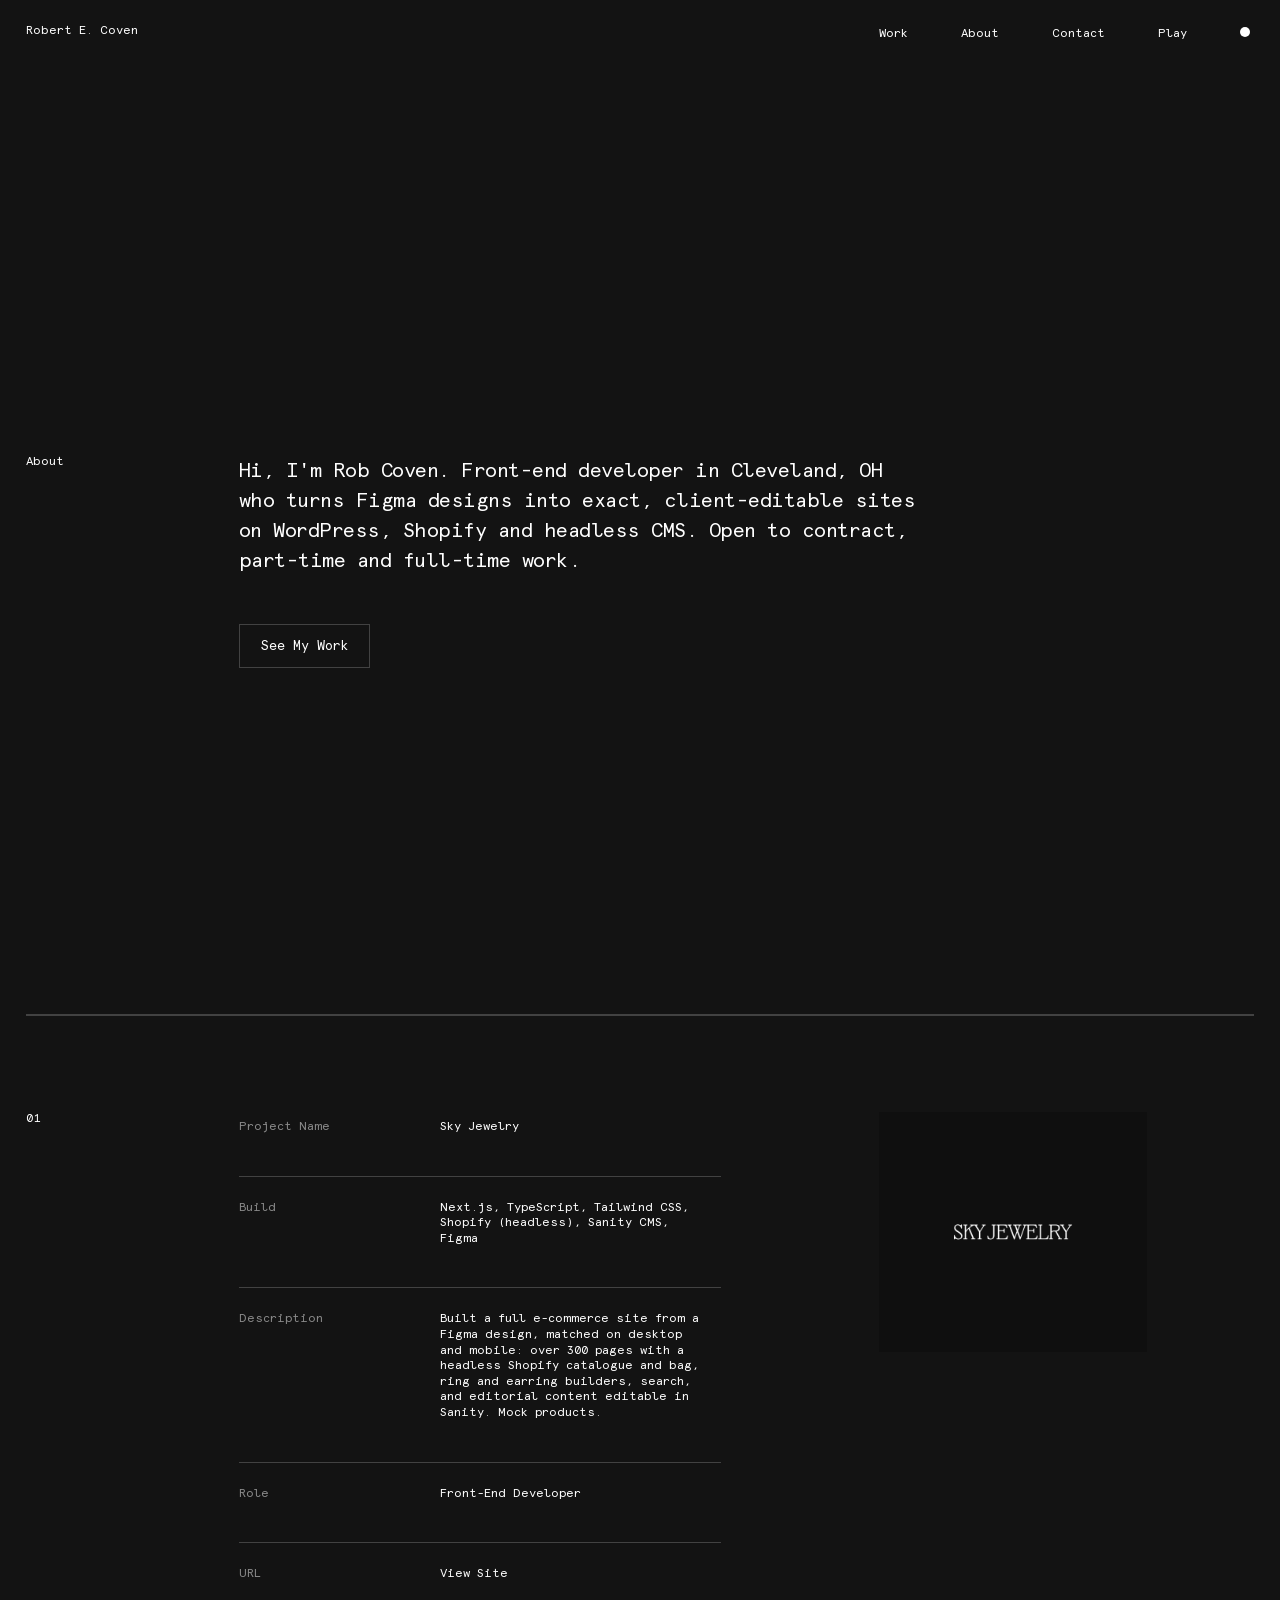
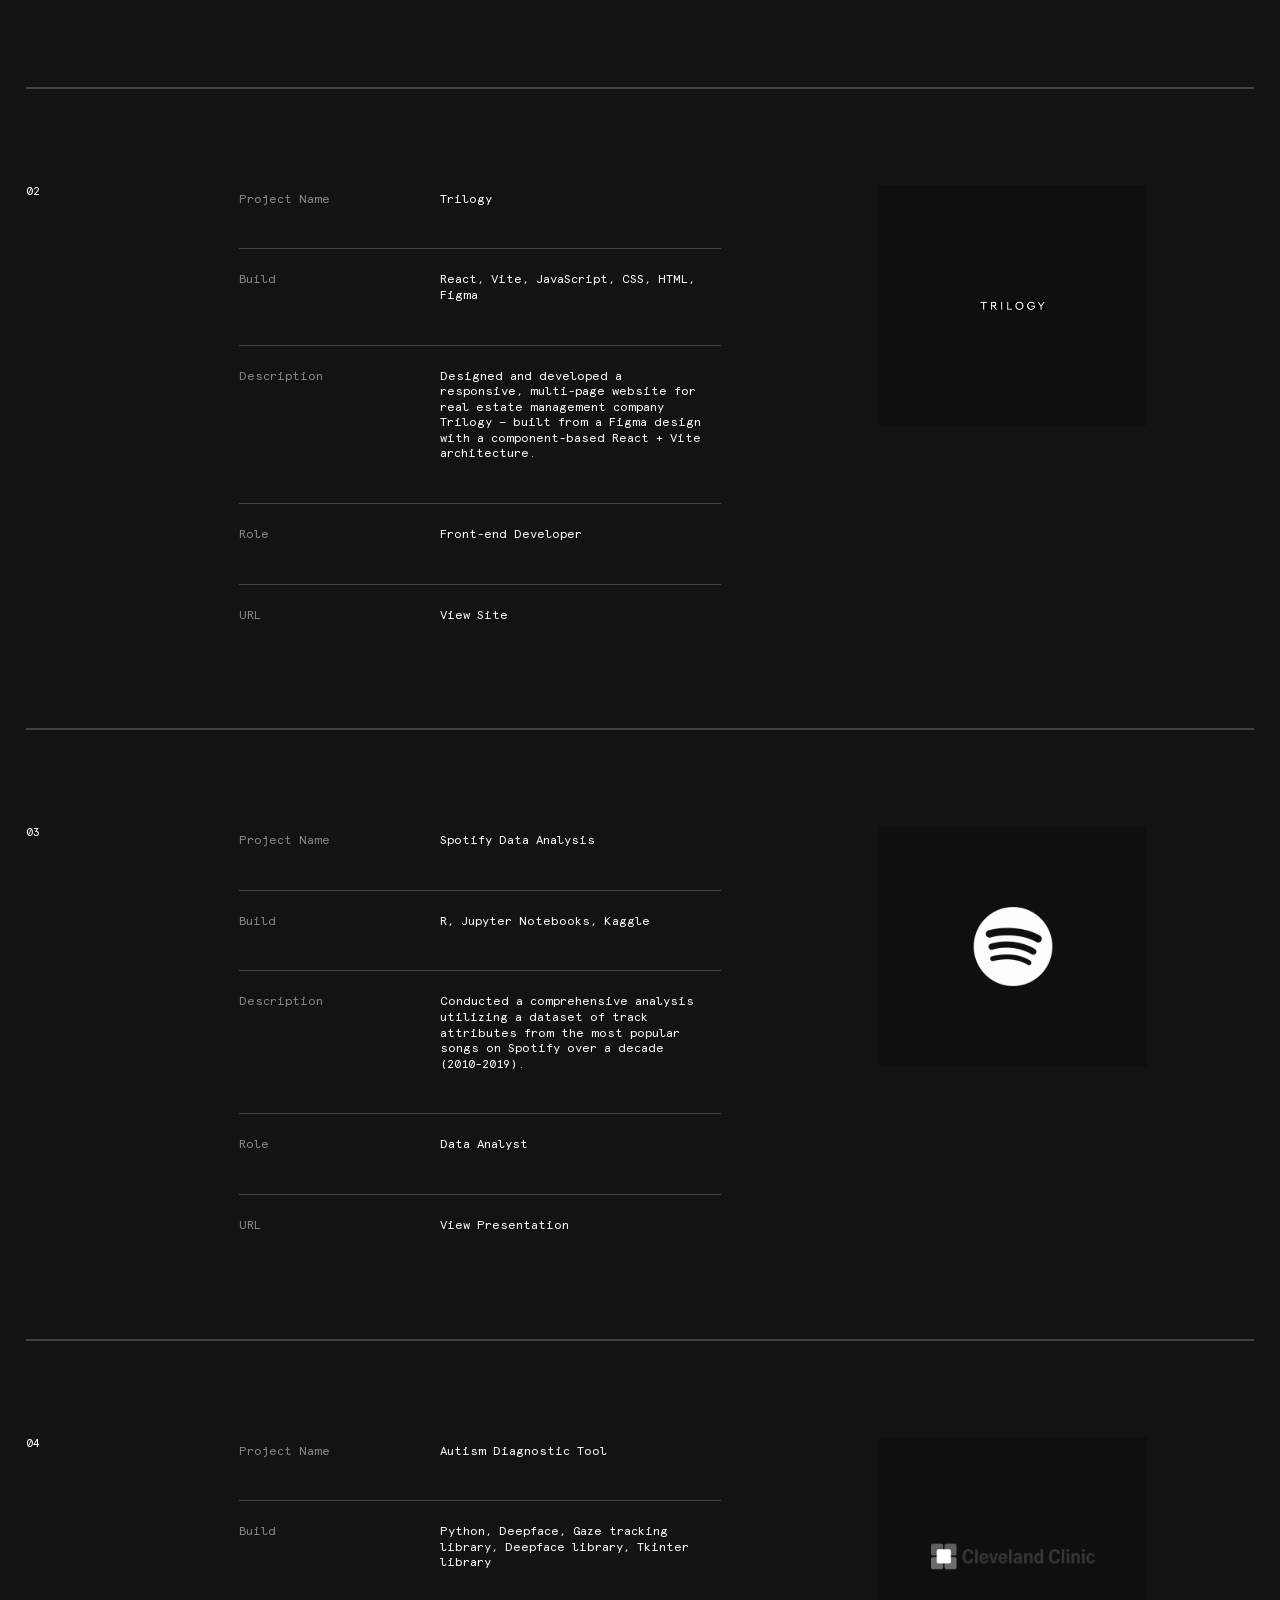
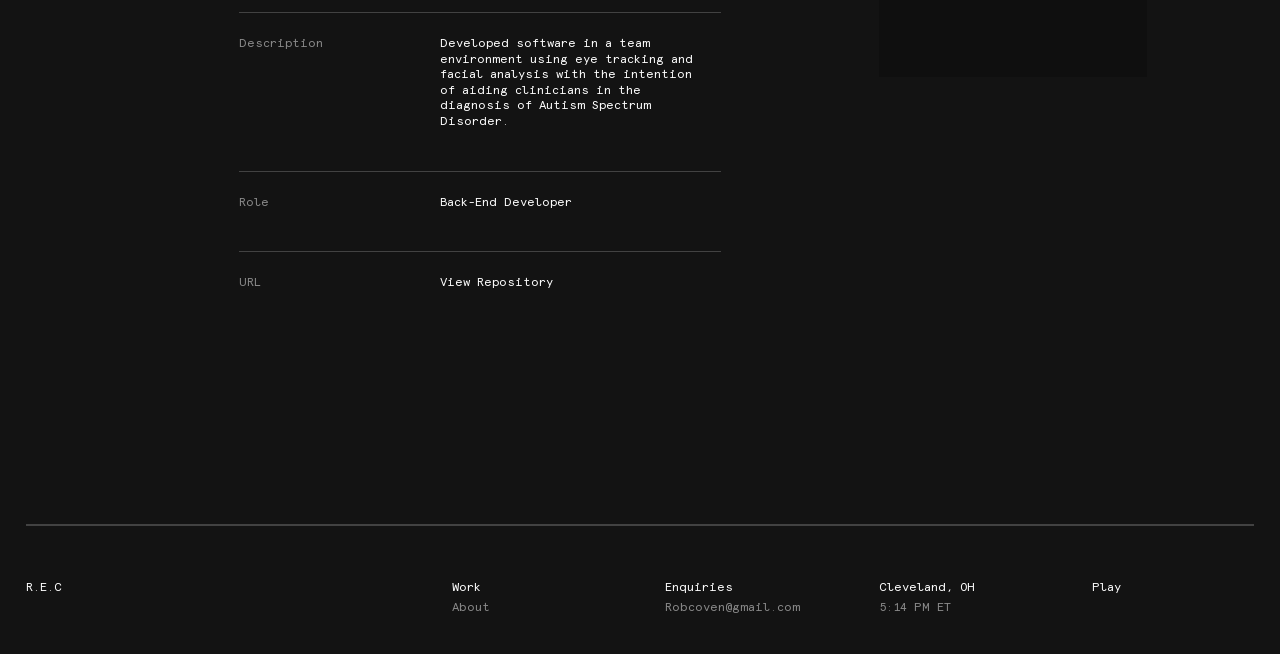
<file: index.html>
<!DOCTYPE html>
<html lang="en">
  <head>
    <meta charset="UTF-8">
    <meta name="viewport" content="width=device-width, initial-scale=1.0">
    <meta http-equiv="X-UA-Compatible" content="ie=edge">
    <title>Rob Coven | Front-End Developer</title>
    <meta name="description" content="Rob Coven is a Front-end developer in Cleveland, OH who turns Figma designs into exact, client-editable sites on WordPress, Shopify and headless CMS. Open to contract, part-time and full-time work.">
    <meta property="og:title" content="Rob Coven | Front-End Developer">
    <meta property="og:description" content="Front-end developer who turns Figma designs into exact, client-editable sites on WordPress, Shopify and headless CMS. Open to contract, part-time and full-time work.">
    <link rel="stylesheet" href="./simple-grid.css">
    <link rel="stylesheet" href="./style.css">
    <link rel="icon" href="./favicon.ico" type="image/x-icon">
  </head>
  <body>
        <div class="container">
            <div class="nav row">
                <div class="col-8 h-name">
                    <a class="nav-items" href="./index.html">Robert E. Coven</a>
                </div>

                <div class="col-9-12 flex-nav">
                    <div><a class="nav-links" href="index.html#work-section">Work</a></div>
                    <div><a class="nav-links" href="about.html">About</a></div>
                    <div><a class="nav-links" href="mailto:Robcoven@gmail.com">Contact</a></div>
                    <div><a class="nav-links" href="play.html">Play</a></div>
                    <button type="button" class="ball-drop" aria-label="Drop a ball"></button>
                </div>
                <button type="button" class="ball-drop" aria-label="Drop a ball"></button>
                <div class="ham-menu">
                    <span class="bar"></span>
                    <span class="bar"></span>
                </div>
            </div>

            <div class="mobile-menu">
                <div class="ham-display">
                    <div class="ham-links">
                        <a class="nav-links mobile-hc" href="index.html#work-section">Work</a>
                        <a class="nav-links mobile-hc" href="about.html">About</a>
                        <a class="nav-links mobile-hc" href="mailto:Robcoven@gmail.com">Contact</a>
                        <a class="nav-links mobile-hc" href="play.html">Play</a>
                    </div>


                </div>

                <div class="ham-footer">
                    <div class="container-left">
                        <a class="mobile-label mobile-hc" href="index.html">R.E.C</a>
                    </div>
                    <div class="container-right">
                        <span class="mobile-label">Enquiries</span>
                        <a class="label-text opac-5" href="mailto:Robcoven@gmail.com">Robcoven@gmail.com</a> 
                    </div>
                </div>
            </div>
            <div class="about row">
                <div class="col-2">
                    <span class="label-text">About</span>
                </div>
                <div class="col-10">
                    <p class="about-text">Hi, I'm Rob Coven. Front-end developer in Cleveland, OH who turns Figma designs into exact, client-editable sites on WordPress, Shopify and headless CMS. Open to contract, part-time and full-time work.</p>
                    <a href="#work-section"><button class="rm-btn">See My Work</button></a>
                </div>
            </div>
            <div class="row">
                <div class="col-12">
                    <hr class="divider" id="work-section">
                </div>
            </div>
            <div class="project row">
                <div class="col-2">
                    <span class="label-text">01</span>
                </div>
                <div class="col-5">
                    <div class="row project-section">
                        <div class="col-5 opac-5">Project Name</div>
                        <div class="col-7 p-name">Sky Jewelry</div>
                    </div>
                    <div class="row project-section">
                        <div class="col-5 opac-5">Build</div>
                        <div class="col-7 p-name">Next.js, TypeScript, Tailwind CSS, Shopify (headless), Sanity CMS, Figma</div>
                    </div>
                    <div class="row project-section">
                        <div class="col-5 opac-5">Description</div>
                        <div class="col-7 p-name">Built a full e-commerce site from a Figma design, matched on desktop and mobile: over 300 pages with a headless Shopify catalogue and bag, ring and earring builders, search, and editorial content editable in Sanity. Mock products.</div>
                    </div>
                    <div class="row project-section">
                        <div class="col-5 opac-5">Role</div>
                        <div class="col-7 p-name">Front-End Developer</div>
                    </div>
                    <div class="row project-section">
                        <div class="col-5 opac-5">URL</div>
                        <div class="col-7 p-name"><a class="label-text" href="https://robcvn.github.io/sky-jewelry/">View Site</a></div>
                    </div>
                </div>
                <div class="col-1"></div>
                <div class="col-3">
                    <img class="project-img" src="./Sky.png" alt="Sky Jewelry image">
                </div>
            </div>
            <div class="row">
                <div class="col-12">
                    <hr class="divider">
                </div>
            </div>
            <div class="project row">
                <div class="col-2">
                    <span class="label-text">02</span>
                </div>
                <div class="col-5">
                    <div class="row project-section">
                        <div class="col-5 opac-5">Project Name</div>
                        <div class="col-7 p-name">Trilogy</div>
                    </div>
                    <div class="row project-section">
                        <div class="col-5 opac-5">Build</div>
                        <div class="col-7 p-name">React, Vite, JavaScript, CSS, HTML, Figma</div>
                    </div>
                    <div class="row project-section">
                        <div class="col-5 opac-5">Description</div>
                        <div class="col-7 p-name">Designed and developed a responsive, multi-page website for real estate management company Trilogy — built from a Figma design with a component-based React + Vite architecture.</div>
                    </div>
                    <div class="row project-section">
                        <div class="col-5 opac-5">Role</div>
                        <div class="col-7 p-name">Front-end Developer</div>
                    </div>
                    <div class="row project-section">
                        <div class="col-5 opac-5">URL</div>
                        <div class="col-7 p-name"><a class="label-text" href="https://robcvn.github.io/Trilogy/">View Site</a></div>
                    </div>
                </div>
                <div class="col-1"></div>
                <div class="col-3">
                    <img class="project-img" src="./trilogy-project-img.png" alt="trilogy image">
                </div>
            </div>
            <div class="row">
                <div class="col-12">
                    <hr class="divider">
                </div>
            </div>
            <div class="project row">
                <div class="col-2">
                    <span class="label-text">03</span>
                </div>
                <div class="col-5">
                    <div class="row project-section">
                        <div class="col-5 opac-5">Project Name</div>
                        <div class="col-7 p-name">Spotify Data Analysis</div>
                    </div>
                    <div class="row project-section">
                        <div class="col-5 opac-5">Build</div>
                        <div class="col-7 p-name">R, Jupyter Notebooks, Kaggle</div>
                    </div>
                    <div class="row project-section">
                        <div class="col-5 opac-5">Description</div>
                        <div class="col-7 p-name">Conducted a comprehensive analysis utilizing a dataset of track attributes from the most popular songs on Spotify over a decade (2010-2019).</div>
                    </div>
                    <div class="row project-section">
                        <div class="col-5 opac-5">Role</div>
                        <div class="col-7 p-name">Data Analyst</div>
                    </div>
                    <div class="row project-section">
                        <div class="col-5 opac-5">URL</div>
                        <div class="col-7 p-name"><a class="label-text" href="./data-analysis-presentation.pdf">View Presentation</a></div>
                    </div>
                </div>
                <div class="col-1"></div>
                <div class="col-3">
                    <img class="project-img" src="./Spotify.png" alt="Spotify image">
                </div>
            </div>
            <div class="row">
                <div class="col-12">
                    <hr class="divider">
                </div>
            </div>
            <div class="project row last-project">
                <div class="col-2">
                    <span class="label-text">04</span>
                </div>
                <div class="col-5">
                    <div class="row project-section">
                        <div class="col-5 opac-5">Project Name</div>
                        <div class="col-7 p-name">Autism Diagnostic Tool</div>
                    </div>
                    <div class="row project-section">
                        <div class="col-5 opac-5">Build</div>
                        <div class="col-7 p-name">Python, Deepface, Gaze tracking library, Deepface library, Tkinter library</div>
                    </div>
                    <div class="row project-section">
                        <div class="col-5 opac-5">Description</div>
                        <div class="col-7 p-name">Developed software in a team environment using eye tracking and facial analysis with the intention of aiding clinicians in the diagnosis of Autism Spectrum Disorder.</div>
                    </div>
                    <div class="row project-section">
                        <div class="col-5 opac-5">Role</div>
                        <div class="col-7 p-name">Back-End Developer</div>
                    </div>
                    <div class="row project-section">
                        <div class="col-5 opac-5">URL</div>
                        <div class="col-7 p-name"><a class="label-text" href="https://github.com/Robcvn/Capstone-Project">View Repository</a></div>
                    </div>
                </div>
                <div class="col-1"></div>
                <div class="col-3">
                    <img class="project-img" src="./Clinic.png" alt="cle clinic image">
                </div>
            </div>
            <div class="row">
                <div class="col-12">
                    <hr class="footer-divider">
                </div>
            </div>
            <div class="row mobile-name">
                <div class="col-12">
                    <a class="label-text" href="index.html">R.E.C</a>
                </div>
            </div>
            <div class="row footer-links">
                <div class="col-6">
                    <a class="label-text" href="index.html#work-section">Work</a>
                    <a class="label-text opac-5" href="about.html">About</a>  
                </div>
                <div class="col-6">
                    <span class="label-text">Enquiries</span>
                    <a class="label-text opac-5" href="mailto:Robcoven@gmail.com">Robcoven@gmail.com</a>
                </div>
            </div>
            <div class="row footer">
                <div class="col-4">
                    <a class="label-text footer-name" href="index.html">R.E.C</a>
                </div>
                <div class="col-2">
                    <a class="f-label" href="index.html#work-section">Work</a>
                    <a class="label-text opac-5" href="about.html">About</a>
                </div>
                <div class="col-2">
                    <span class="f-label">Enquiries</span>
                    <a class="label-text opac-5" href="mailto:Robcoven@gmail.com">Robcoven@gmail.com</a>
                </div>
                <div class="col-2">
                    <span class="f-label">Cleveland, OH</span>
                    <span class="label-text opac-5" id="live-time"></span>
                </div>
                <div class="col-2">
                    <a class="label-text" href="play.html">Play</a>
                </div>

            </div>           
        </div> 
        <!-- Container End -->

	<script src="index.js"></script>
	<script src="matter.min.js"></script>
	<script src="ball.js"></script>
  </body>
</html>
</file>
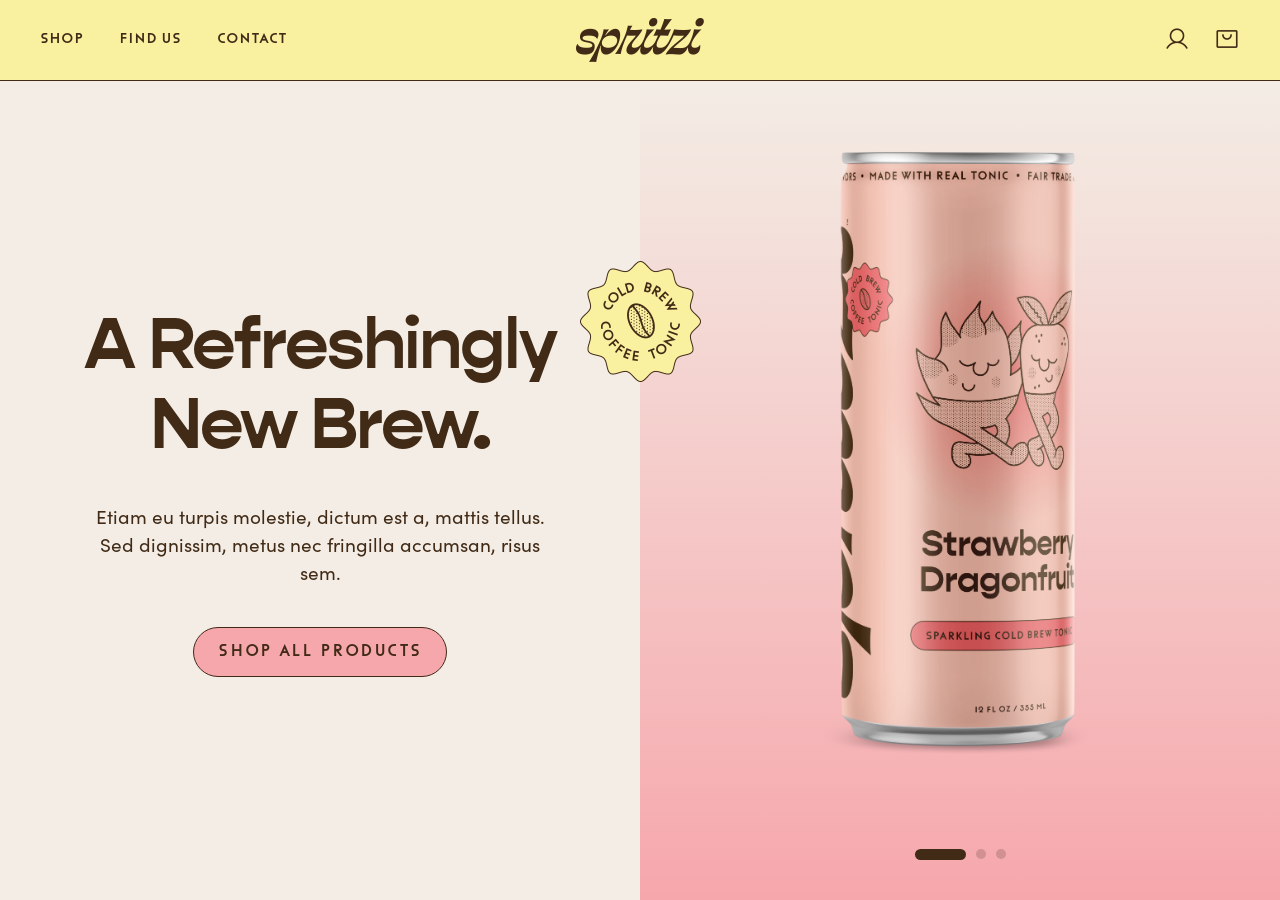
<file: spritzi/index.html>
<!DOCTYPE html>
<html lang="en">
  <head>
    <meta charset="UTF-8">
    <meta name="viewport" content="width=device-width, initial-scale=1.0">
    <meta http-equiv="X-UA-Compatible" content="ie=edge">
    <title>Spritzi</title>
    <link rel="stylesheet" href="style.css">
  </head>
  <body>
    <div class="main-container">
        <div class="nav">
            <div class="ham-menu">
                <span class="bar"></span>
                <span class="bar"></span>
                <span class="bar"></span>
            </div>
            <div class="nav-links-container">
                <a href="#" class="nav-links">Shop</a>
                <a href="#" class="nav-links">Find Us</a>
                <a href="#" class="nav-links">Contact</a>
            </div>
            <div class="logo-container">
                <img src="Spritzi.png" class="logo" alt="">
            </div>
            <div class="nav-icon-container">
                <a href="#"><img src="User.png" class="nav-icon" alt=""></a>
                <a href="#"><img src="ShoppingBag.png" class="nav-icon" alt=""></a>
            </div>
        </div>
        <div class="mobile-menu">
            <div class="ham-display">
                <div class="ham-links">
                    <a href="#" class="mobile-links">Shop</a>
                    <a href="#" class="mobile-links">Find Us</a>
                    <a href="#" class="mobile-links">Contact</a>
                </div>
            </div>
        </div>
        <div class="main-wrapper">
            <div class="left-container">
                <p class="left-header-text">A Refreshingly New Brew.</p>
                <p class="desc-text">Etiam eu turpis molestie, dictum est a, mattis tellus. Sed dignissim, metus nec fringilla accumsan, risus sem.</p>
                <button class="shop-btn">Shop All Products</button> 
            </div>
            <div class="badge-wrapper">
                <img src="Layer_1.png" alt="" class="badge">
            </div>
            <div class="right-container straw-bg">
                <div class="img-container">
                    <img value='1' class='can active-can' src="straw-b.png" alt="">
                    <img value='2' class='can' src="og.png" alt="">
                    <img value='3' class='can' src="grape-f.png" alt="">
                </div>
                <div class="btn-container">
                    <button value='1' class="pag-btn active-btn" onclick="activeBtn(event);canSwap(event);changeBackground(event);"></button>
                    <button value='2' class="pag-btn" onclick="activeBtn(event);canSwap(event);changeBackground(event);"></button>
                    <button value='3' class="pag-btn" onclick="activeBtn(event);canSwap(event);changeBackground(event);"></button>
                </div>
            </div>
        </div>
    </div>
	<script src="index.js"></script>
  </body>
</html>
</file>
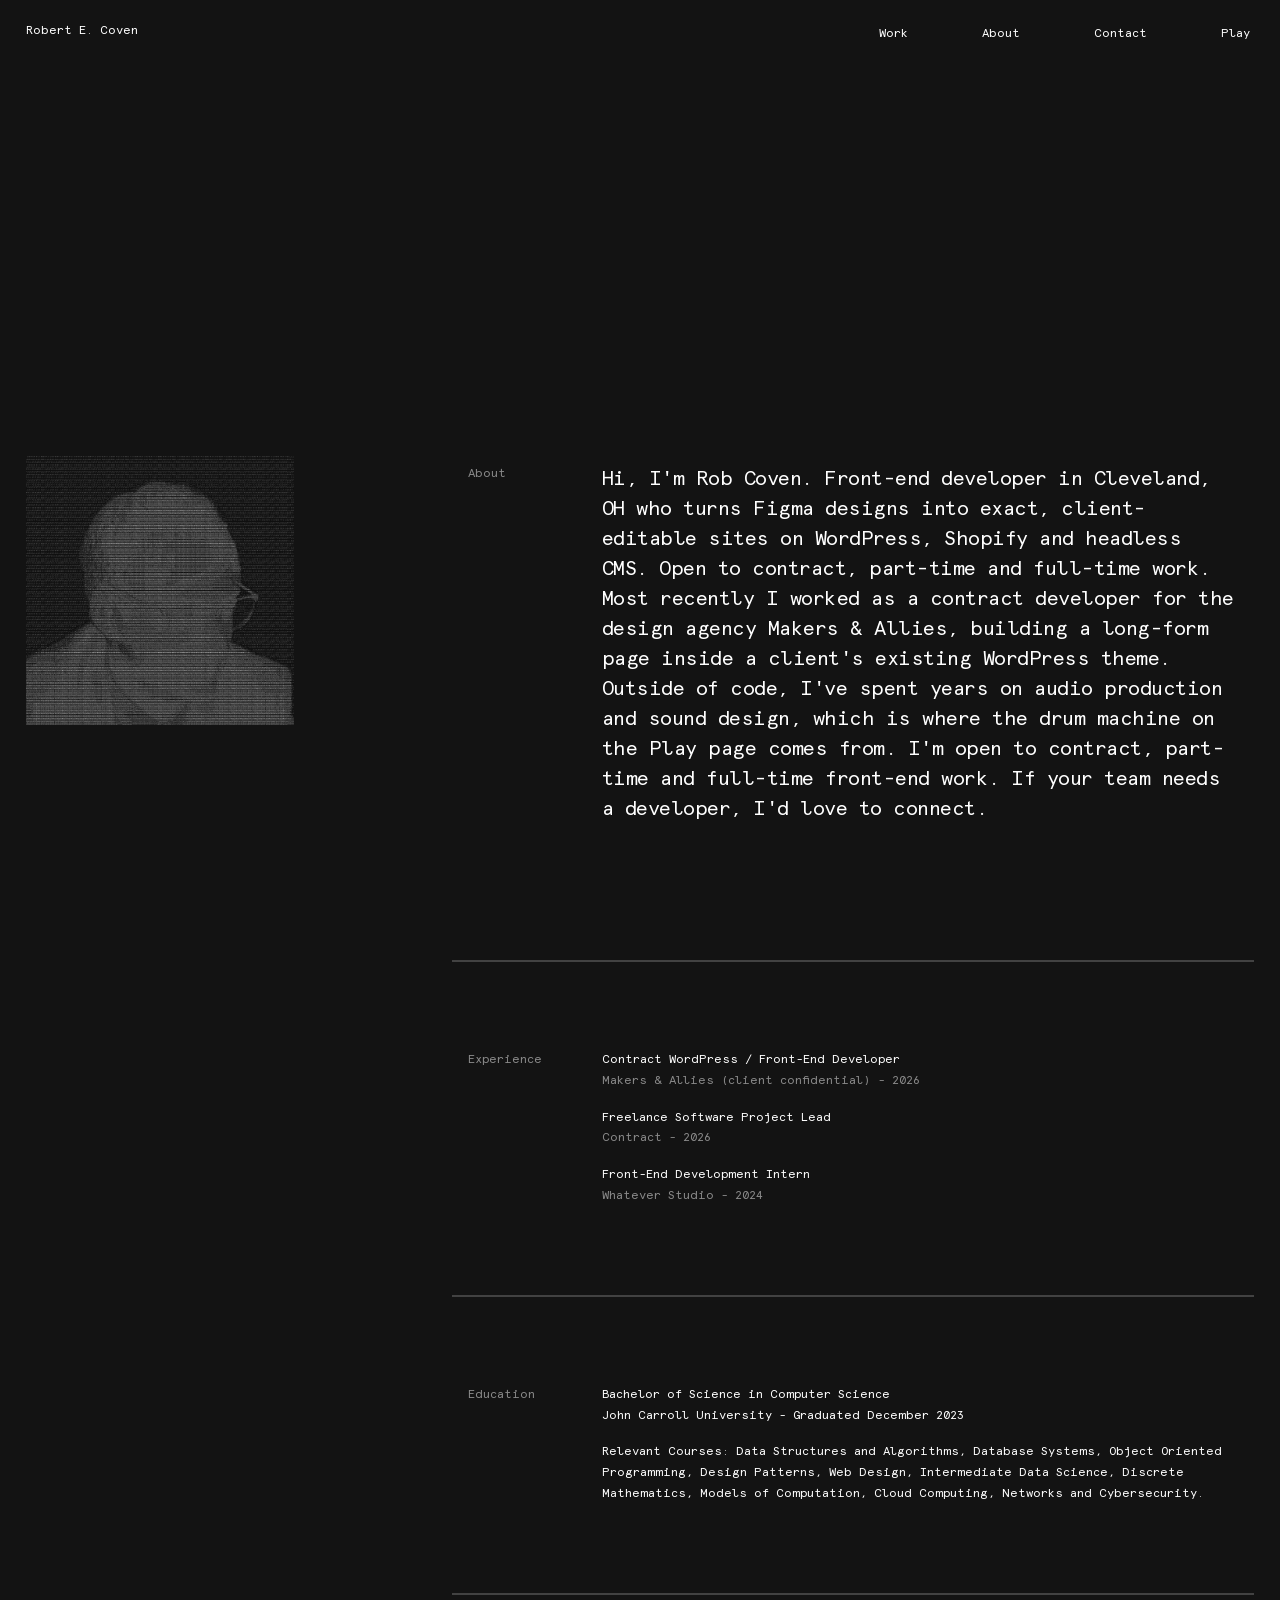
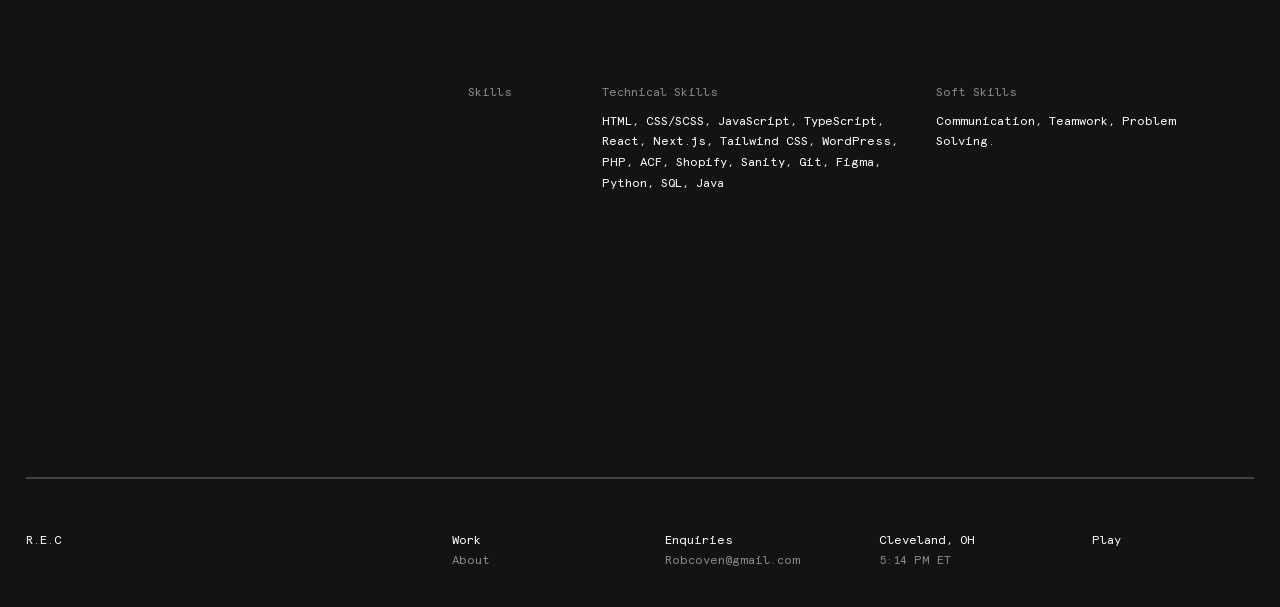
<file: about.html>
<!DOCTYPE html>
<html lang="en">
  <head>
    <meta charset="UTF-8">
    <meta name="viewport" content="width=device-width, initial-scale=1.0">
    <meta http-equiv="X-UA-Compatible" content="ie=edge">
    <title>About | Rob Coven</title>
    <link rel="stylesheet" href="./simple-grid.css">
    <link rel="stylesheet" href="./style.css">
    <link rel="icon" href="./favicon.ico" type="image/x-icon">
  </head>
  <body>
    <div class="container">
        <div class="nav row">
            <div class="col-8 h-name">
                <a class="nav-items" href="index.html">Robert E. Coven</a>
            </div>

            <div class="col-9-12 flex-nav">
                <div><a class="nav-links" href="index.html#work-section">Work</a></div>
                <div><a class="nav-links" href="about.html">About</a></div>
                <div><a class="nav-links" href="mailto:Robcoven@gmail.com">Contact</a></div>
                <div><a class="nav-links" href="play.html">Play</a></div>
            </div>
            <div class="ham-menu">
                <span class="bar"></span>
                <span class="bar"></span>
            </div>
        </div>

        <div class="mobile-menu">
            <div class="ham-display">
                <div class="ham-links">
                    <a class="nav-links mobile-hc" href="index.html#work-section">Work</a>
                    <a class="nav-links mobile-hc" href="about.html">About</a>
                    <a class="nav-links mobile-hc" href="mailto:Robcoven@gmail.com">Contact</a>
                    <a class="nav-links mobile-hc" href="play.html">Play</a>
                </div>


            </div>

            <div class="ham-footer">
                <div class="container-left">
                    <a class="mobile-label mobile-hc" href="index.html">R.E.C</a>
                </div>
                <div class="container-right">
                    <span class="mobile-label">Enquiries</span>
                    <a class="label-text opac-5" href="mailto:Robcoven@gmail.com">Robcoven@gmail.com</a> 
                </div>
            </div>
        </div>

        <div class="about row about-mobile">
            <div class="col-3 about-img-wrapper">
                <img  class="rob-img" src="./rob-1.jpg" alt="">
                <img  class="mobile-img" src="./ascii-rob.png" alt="">
            </div>
            <div class="col-1"></div>
            <div class="col-8">
                <div class="row about-section">
                    <div class="col-2 opac-5">
                        <span class="label-text">About</span>
                    </div>
                    <div class="col-10">
                    <p class="about-text">Hi, I'm Rob Coven. Front-end developer in Cleveland, OH who turns Figma designs into exact, client-editable sites on WordPress, Shopify and headless CMS. Open to contract, part-time and full-time work. Most recently I worked as a contract developer for the design agency Makers &amp; Allies, building a long-form page inside a client's existing WordPress theme. Outside of code, I've spent years on audio production and sound design, which is where the drum machine on the Play page comes from. I'm open to contract, part-time and full-time front-end work. If your team needs a developer, I'd love to connect.</p>
                    </div>
                </div>
                <div class="row">
                    <hr class="divider">
                </div>
                <div class="row about-section">
                    <div class="col-2 opac-5">
                        <span class="label-text">Experience</span>
                    </div>
                    <div class="col-10">
                    <p class="label-text">Contract WordPress / Front-End Developer</p>
                    <p class="label-text opac-5">Makers &amp; Allies (client confidential) - 2026</p>
                    <div class="gpa-wrapper">
                    </div>
                    <p class="label-text">Freelance Software Project Lead</p>
                    <p class="label-text opac-5">Contract - 2026</p>
                    <div class="gpa-wrapper">
                    </div>
                    <p class="label-text">Front-End Development Intern</p>
                    <p class="label-text opac-5">Whatever Studio - 2024</p>
                    </div>
                </div>
                <div class="row">
                    <hr class="divider">
                </div>
                <div class="row about-section">
                    <div class="col-2 opac-5">
                        <span class="label-text">Education</span>
                    </div>
                    <div class="col-10">
                    <p class="label-text">Bachelor of Science in Computer Science</p>
                    <p class="label-text">John Carroll University - Graduated December 2023</p>
                    <div class="gpa-wrapper">
                    </div>
                    <p class="label-text">Relevant Courses: Data Structures and Algorithms, Database Systems, Object Oriented Programming, Design Patterns, Web Design, Intermediate Data Science, Discrete Mathematics, Models of Computation, Cloud Computing, Networks and Cybersecurity.</p>
                    </div>
                </div>
                <div class="row">
                    <hr class="divider">
                </div>
                <div class="row about-section">
                    <div class="col-2 opac-5">
                        <span class="label-text">Skills</span>
                    </div>
                    <div class="col-5">
                    <p class="skill-label opac-5">Technical Skills</p>
                    <p class="label-text">HTML, CSS/SCSS, JavaScript, TypeScript, React, Next.js, Tailwind CSS, WordPress, PHP, ACF, Shopify, Sanity, Git, Figma, Python, SQL, Java</p>
                    </div>
                    <div class="col-5">
                        <p class="skill-label opac-5">Soft Skills</p>
                        <p class="label-text">Communication, Teamwork, Problem Solving.</p>
                        </div>
                </div>
            </div>
        </div>
        <div class="row">
            <div class="col-12">
                <hr class="footer-divider">
            </div>
        </div>
        <div class="row mobile-name">
            <div class="col-12">
                <a class="label-text" href="index.html">R.E.C</a>
            </div>
        </div>
        <div class="row footer-links">
            <div class="col-6">
                <a class="label-text" href="index.html#work-section">Work</a>
                <a class="label-text opac-5" href="about.html">About</a>  
            </div>
            <div class="col-6">
                <span class="label-text">Enquiries</span>
                <a class="label-text opac-5" href="mailto:Robcoven@gmail.com">Robcoven@gmail.com</a>
            </div>
        </div>
        <div class="row footer">
            <div class="col-4">
                <a class="label-text footer-name" href="index.html">R.E.C</a>
            </div>
            <div class="col-2">
                <a class="f-label" href="index.html#work-section">Work</a>
                <a class="label-text opac-5" href="about.html">About</a>
            </div>
            <div class="col-2">
                <span class="f-label">Enquiries</span>
                <a class="label-text opac-5" href="mailto:Robcoven@gmail.com">Robcoven@gmail.com</a>
            </div>
            <div class="col-2">
                <span class="f-label">Cleveland, OH</span>
                <span class="label-text opac-5" id="live-time"></span>
            </div>
            <div class="col-2">
                <a class="label-text" href="play.html">Play</a>
            </div>

        </div>            
    </div>
	<script src="index.js"></script>
  </body>
</html>
</file>
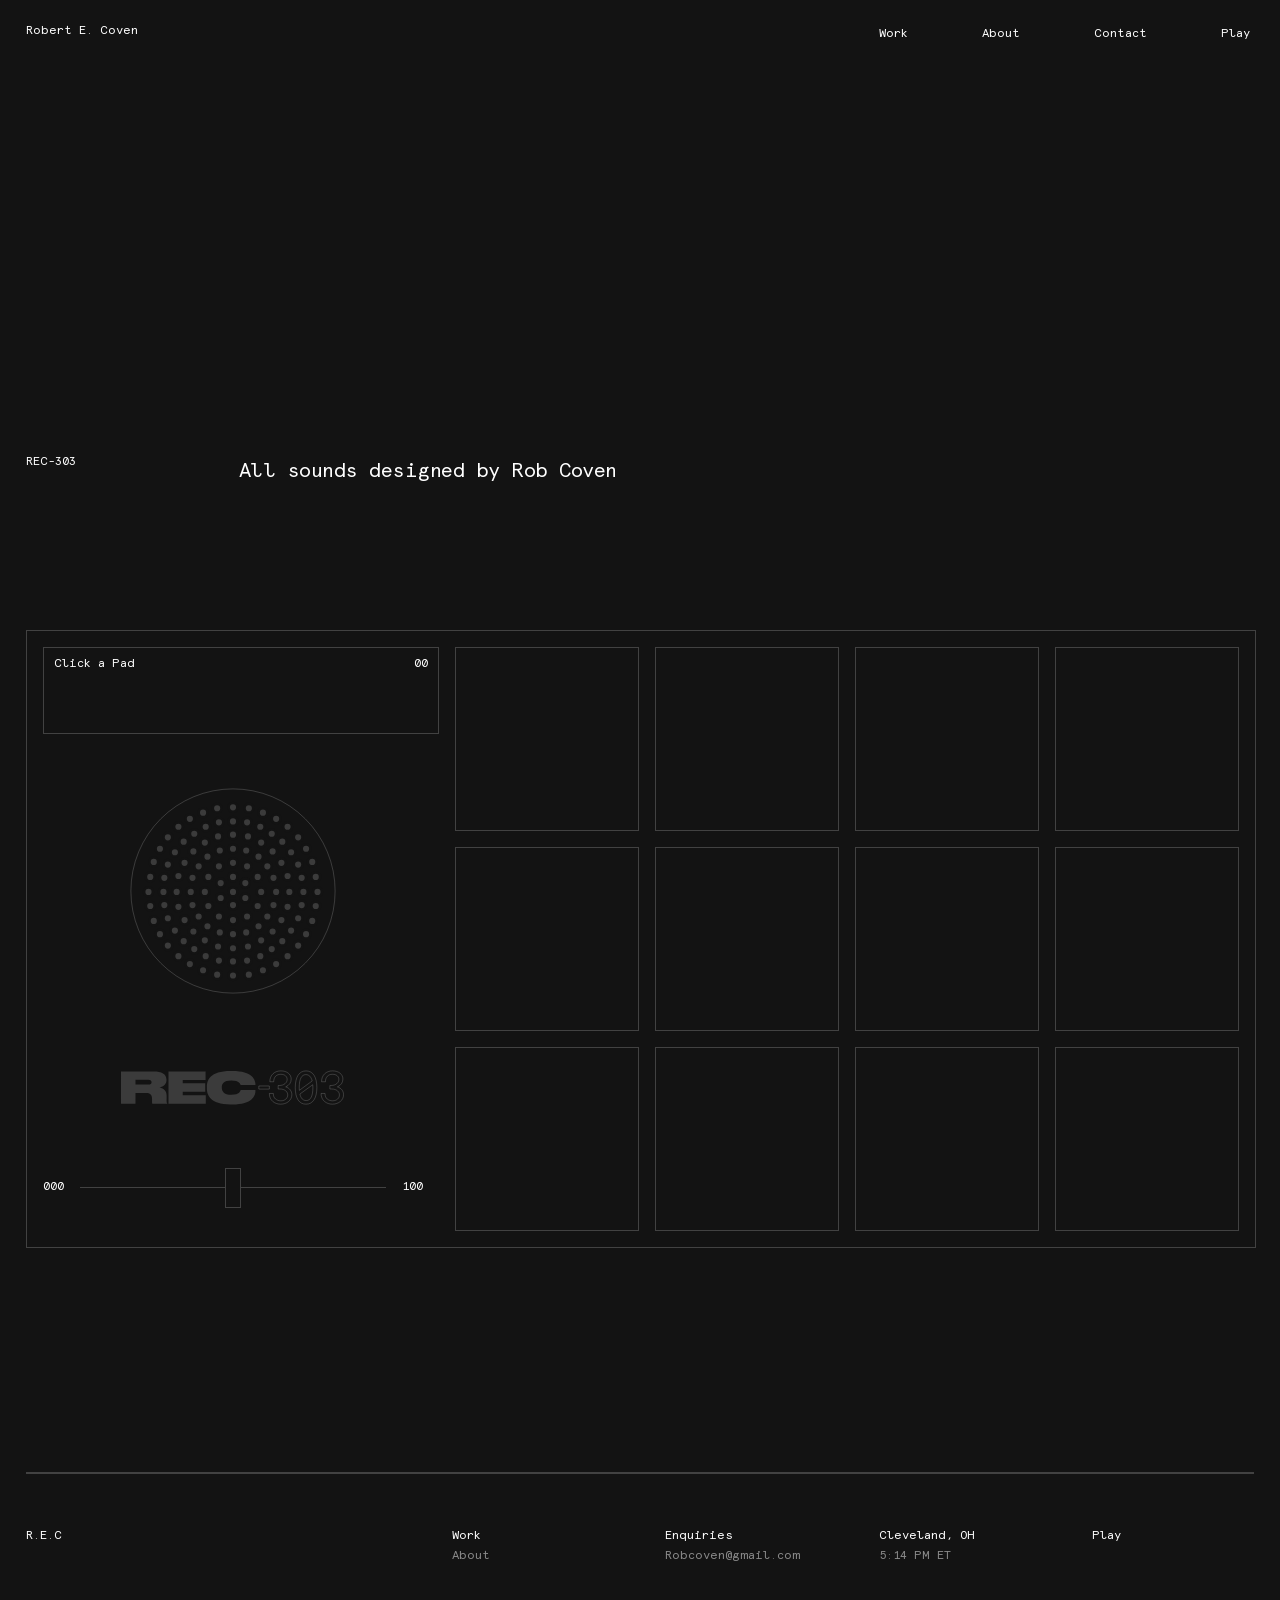
<file: play.html>
<!DOCTYPE html>
<html lang="en">
  <head>
    <meta charset="UTF-8">
    <meta name="viewport" content="width=device-width, initial-scale=1.0">
    <meta http-equiv="X-UA-Compatible" content="ie=edge">
    <title>Robert Coven</title>
    <link rel="stylesheet" href="./simple-grid.css">
    <link rel="stylesheet" href="./style.css">
    <link rel="icon" href="./favicon.ico" type="image/x-icon">
  </head>
  <body>
    <div class="container">
        <div class="nav row">
            <div class="col-8 h-name">
                <a class="nav-items" href="./index.html">Robert E. Coven</a>
            </div>

            <div class="col-9-12 flex-nav">
                <div><a class="nav-links" href="index.html#work-section">Work</a></div>
                <div><a class="nav-links" href="about.html">About</a></div>
                <div><a class="nav-links" href="mailto:Robcoven@gmail.com">Contact</a></div>
                <div><a class="nav-links" href="play.html">Play</a></div>
            </div>
            <div class="ham-menu">
                <span class="bar"></span>
                <span class="bar"></span>
            </div>
        </div>

        <div class="mobile-menu">
            <div class="ham-display">
                <div class="ham-links">
                    <a class="nav-links mobile-hc" href="index.html#work-section">Work</a>
                    <a class="nav-links mobile-hc" href="about.html">About</a>
                    <a class="nav-links mobile-hc" href="mailto:Robcoven@gmail.com">Contact</a>
                    <a class="nav-links mobile-hc" href="play.html">Play</a>
                </div>


            </div>

            <div class="ham-footer">
                <div class="container-left">
                    <a class="mobile-label mobile-hc">R.E.C</a>
                </div>
                <div class="container-right">
                    <span class="mobile-label">Enquiries</span>
                    <a class="label-text opac-5" href="mailto:Robcoven@gmail.com">Robcoven@gmail.com</a> 
                </div>
            </div>
        </div>

        <div class="mpc-about row">
            <div class="col-2">
                <span class="label-text">REC-303</span>
            </div>
            <div class="col-6">
                <p class="about-text">All sounds designed by Rob Coven</p>
            </div>
        </div>
        <div class="row mpc-row">
            <div class="col-12 mpc-container">
                    <div class="mpc-left">
                        <div class="mpc-display">
                            <span class="label-text" id="fileName">Click a Pad</span>
                            <span class="label-text" id="value">00</span>
                        </div>
                        <div class="mpc-leftcontent">
                            <img class="mpc-speaker" src="./speaker.svg" alt="">
                            <img class= "mpc-logo" src="./rec.svg" alt="">
                            <div class="mpc-slider">
                                <span class="mpc-fader-text">000</span>
                                <div class="mpc-divider">
                                    <input type="range" id="volumeSlider" min="0" max="100" value="50" class="mpc-fader">
                                </div>

                                <span class="mpc-fader-text">100</span>

                            </div>
                        </div>
                    </div>
                    <div class="mpc-right">
                        <div class="pad m-pad" value="01"></div>
                        <div class="pad m-pad" value="02"></div>
                        <div class="pad m-pad" value="03"></div>
                        <div class="pad m-pad" value="04"></div>
                        <div class="pad m-pad" value="05"></div>
                        <div class="pad m-pad" value="06"></div>
                        <div class="pad m-pad" value="07"></div>
                        <div class="pad m-pad" value="08"></div>
                        <div class="pad m-pad" value="09"></div>
                        <div class="pad p-desktop" value="10"></div>
                        <div class="pad p-desktop" value="11"></div>
                        <div class="pad p-desktop" value="12"></div>
                    </div>
            </div>
        </div>
        <div class="row">
            <div class="col-12">
                <hr class="footer-divider">
            </div>
        </div>
        <div class="row mobile-name">
            <div class="col-12">
                <a class="label-text" href="index.html">R.E.C</a>
            </div>
        </div>
        <div class="row footer-links">
            <div class="col-6">
                <a class="label-text" href="index.html#work-section">Work</a>
                <a class="label-text opac-5" href="about.html">About</a>  
            </div>
            <div class="col-6">
                <span class="label-text">Enquiries</span>
                <a class="label-text opac-5" href="mailto:Robcoven@gmail.com">Robcoven@gmail.com</a>
            </div>
        </div>
        <div class="row footer">
            <div class="col-4">
                <a class="label-text footer-name" href="index.html">R.E.C</a>
            </div>
            <div class="col-2">
                <a class="f-label" href="index.html#work-section">Work</a>
                <a class="label-text opac-5" href="about.html">About</a>
            </div>
            <div class="col-2">
                <span class="f-label">Enquiries</span>
                <a class="label-text opac-5" href="mailto:Robcoven@gmail.com">Robcoven@gmail.com</a>
            </div>
            <div class="col-2">
                <span class="f-label">Cleveland, OH</span>
                <span class="label-text opac-5" id="live-time"></span>
            </div>
            <div class="col-2">
                <a class="label-text" href="play.html">Play</a>
            </div>

        </div>            
    </div>
	<script src="play.js"></script>
  </body>
</html>
</file>
<file: simple-grid.css>
/**
*** SIMPLE GRID
*** (C) ZACH COLE 2016
**/

@import url(https://fonts.googleapis.com/css?family=Lato:400,300,300italic,400italic,700,700italic);

/* UNIVERSAL */

html,
body {
  height: 100%;
  width: 100%;
  margin: 0;
  padding: 0;
  left: 0;
  top: 0;
  font-size: 100%;
}

/* ROOT FONT STYLES */


/* TYPOGRAPHY */

h1 {
  font-size: 2.5rem;
}

h2 {
  font-size: 2rem;
}

h3 {
  font-size: 1.375rem;
}

h4 {
  font-size: 1.125rem;
}

h5 {
  font-size: 1rem;
}

h6 {
  font-size: 0.875rem;
}

p {
  font-size: 1.125rem;
  font-weight: 200;
  line-height: 1.8;
}

.font-light {
  font-weight: 300;
}

.font-regular {
  font-weight: 400;
}

.font-heavy {
  font-weight: 700;
}

/* POSITIONING */

.left {
  text-align: left;
}

.right {
  text-align: right;
}

.center {
  text-align: center;
  margin-left: auto;
  margin-right: auto;
}

.justify {
  text-align: justify;
}

/* ==== GRID SYSTEM ==== */

.container {
  width: 100%;
  margin-top: 16px;
}

.row {
  position: relative;
  width: 100%;
}

.row [class^="col"] {
  float: left;
  margin: 0.5rem 2%;
  min-height: 0.125rem;
}

.col-1,
.col-2,
.col-3,
.col-4,
.col-5,
.col-6,
.col-7,
.col-8,
.col-9,
.col-10,
.col-11,
.col-12 {
  width: 96%;
}

.col-1-sm {
  width: 4.33%;
}

.col-2-sm {
  width: 12.66%;
}

.col-3-sm {
  width: 21%;
}

.col-4-sm {
  width: 29.33%;
}

.col-5-sm {
  width: 37.66%;
}

.col-6-sm {
  width: 46%;
}

.col-7-sm {
  width: 54.33%;
}

.col-8-sm {
  width: 62.66%;
}

.col-9-sm {
  width: 71%;
}

.col-10-sm {
  width: 79.33%;
}

.col-11-sm {
  width: 87.66%;
}

.col-12-sm {
  width: 96%;
}

.row::after {
	content: "";
	display: table;
	clear: both;
}

.hidden-sm {
  display: none;
}

@media only screen and (min-width: 33.75em) {  /* 540px */
  .container {
    width: 80%;
  }
}

@media only screen and (min-width: 50em) {  /* 800px */
  .col-1 {
    width: 4.33%;
  }

  .col-2 {
    width: 12.66%;
  }

  .col-3 {
    width: 21%;
  }

  .col-4 {
    width: 29.33%;
  }

  .col-5 {
    width: 37.66%;
  }

  .col-6 {
    width: 46%;
  }

  .col-7 {
    width: 54.33%;
  }

  .col-8 {
    width: 62.66%;
  }

  .col-9 {
    width: 71%;
  }

  .col-10 {
    width: 79.33%;
  }

  .col-11 {
    width: 87.66%;
  }

  .col-12 {
    width: 96%;
  }

  .hidden-sm {
    display: block;
  }
}

@media only screen and (min-width: 60em) { /* 960px */
  .container {
    width: 100%;
  }
}
</file>
<file: style.css>
html, body, div, span, applet, object, iframe,
h1, h2, h3, h4, h5, h6, p, blockquote, pre,
a, abbr, acronym, address, big, cite, code,
del, dfn, em, img, ins, kbd, q, s, samp,
small, strike, strong, sub, sup, tt, var,
b, u, i, center,
dl, dt, dd, ol, ul, li,
fieldset, form, label, legend,
table, caption, tbody, tfoot, thead, tr, th, td,
article, aside, canvas, details, embed, 
figure, figcaption, footer, header, hgroup, 
menu, nav, output, ruby, section, summary,
time, mark, audio, video {
	margin: 0;
	padding: 0;
	border: 0;
	font-size: 100%;
	font: inherit;
	vertical-align: baseline;
}
/* HTML5 display-role reset for older browsers */
article, aside, details, figcaption, figure, 
footer, header, hgroup, menu, nav, section {
	display: block;
}
body {
	line-height: 1;
}
ol, ul {
	list-style: none;
}
blockquote, q {
	quotes: none;
}
blockquote:before, blockquote:after,
q:before, q:after {
	content: '';
	content: none;
}
table {
	border-collapse: collapse;
	border-spacing: 0;
}

/*End of Reset*/

@font-face {
    font-family: "ApercuMonoProRegular";
    src: url(ApercuMonoProRegular.ttf);
  }


body {
    background-color: #131313;
}


/* The 16px gap above the nav moves from the container into the nav,
   so the bar keeps the same spacing when it sticks to the top. */
.container {
    margin-top: 0;
}

.nav {
    width: 100%;
    position: sticky;
    top: 0;
    z-index: 1000;
    padding-top: 16px;
    background-color: #131313;
}

#work-section {
    scroll-margin-top: 64px;
}

a {
    text-decoration: none;
}

a:visited {
    color: #FFFF;
}

li {
    list-style-type: none;
}

.nav-items {
    font-family: "ApercuMonoProRegular";
    color: #FFFF;
}

.nav-links {
    font-family: "ApercuMonoProRegular";
    color: #FFFF;
    font-size: 12px;
}

.h-name {
    font-size: 12px;
}

.label-text {
    font-family: "ApercuMonoProRegular";
    color: #FFFF;
    font-size: 12px;
    display: block;
}

.footer-links .label-text {
    margin-bottom: 8px;
}

.about {
    margin-top: 400px;
    margin-bottom: 250px;
}

.mpc-about {
    margin-top: 400px;
    margin-bottom: 80px;
}

.about-text {
    font-family: "ApercuMonoProRegular";
    color: #FFFF;
    font-size: 20px;
    max-width: 688px;
    line-height: 150%;
    margin-bottom: 48px;
    letter-spacing: -0.5px;
}




.rm-btn {
    background-color: #131313;
    border: 1px solid rgb(255,255,255,0.2);
    font-family: "ApercuMonoProRegular";
    color: #FFFF;
    padding: 14px 20px;
    
}

.rm-btn:hover {
    background: limegreen;
    color: #131313;
    transition: all 0.3s ease;
    cursor: pointer;
}

a:hover {
    color: limegreen;
    transition: all 0.3s ease;
    cursor: pointer;
}

.divider {
    margin: 80px 0px;
    border: 1px solid rgb(255,255,255,0.2);
}

.section-label {
    font-family: "ApercuMonoProRegular";
    color: rgb(255,255,255,0.5);
}

.project.row {
    font-family: "ApercuMonoProRegular";
    color: #FFFF;
    font-size: 12px;
    line-height: 130%;

}


.last-project {
    margin-bottom: 200px;
}
.opac-5 {
    opacity: .5;

}

.project-section:not(:last-child) {
    border-bottom: 1px solid rgb(255,255,255,0.2);
    padding-bottom: 32px;
}

.project-section:not(:first-child) {
    padding-top: 16px;
}

.project-section .col-5 {
    margin-left: 0;
}



.project-img {
    width: 100%;
}


.footer-divider {
    border: 1px solid rgb(255,255,255,0.2);
}

.footer {
    padding-bottom: 32px;
    padding-top: 32px;
}

.flex-nav {
    display: flex;
    justify-content: space-between;
    width: 29%;
    max-width: 600px;
}

.ball-drop {
    padding: 0;
    margin: 0;
    border: 0;
    background: none;
    cursor: pointer;
}

.ball-drop::before {
    content: "";
    display: block;
    width: 10px;
    height: 10px;
    border-radius: 50%;
    background-color: #fff;
}

.flex-nav .ball-drop {
    align-self: center;
}

.nav > .ball-drop {
    display: none;
}

.ball-drop-ink {
    position: fixed;
    top: 0;
    left: 0;
    z-index: 1002;
    pointer-events: none;
    mix-blend-mode: difference;
}

.ball-drop-ink path {
    fill: #fff;
}

.ball-drop-invert {
    position: fixed;
    top: 0;
    right: 0;
    bottom: 0;
    left: 0;
    z-index: 1002;
    pointer-events: none;
    background-color: #fff;
    mix-blend-mode: difference;
}

.ball-drop-invert.is-easing {
    transition: opacity 0.2s ease;
}

/* While the page is inverted, the limegreen hover gets the inverse colour so it still reads true on screen. */
html.ball-drop-inverted a:hover {
    color: rgb(205, 50, 205);
}

/* A wide-gamut screen does the inversion in its own colour space, so the inverse is taken there. */
@media (color-gamut: p3) {
    html.ball-drop-inverted a:hover {
        color: color(display-p3 0.5975 0.2075 0.6989);
    }
}

.drop-ball {
    position: absolute;
    top: 0;
    left: 0;
    width: 20px;
    height: 20px;
    border-radius: 50%;
    background-color: #fff;
    pointer-events: none;
    z-index: 1001;
    transition: opacity 0.6s ease;
}

.drop-ball.is-fading {
    opacity: 0;
}

.drop-char {
    position: absolute;
    top: 0;
    left: 0;
    margin: 0;
    padding: 0;
    white-space: pre;
    pointer-events: none;
    z-index: 999;
    transform-origin: 50% 50%;
    transition: opacity 0.6s ease;
}

.drop-char.is-returning {
    transition: transform 0.8s ease;
}

::highlight(drop-broken) {
    color: transparent;
}

html.ball-drop-active {
    touch-action: manipulation;
}

/* On touch screens, links and buttons in the page content cannot be tapped while a game is on,
   so a tap meant as a jump lands on the page instead. The header and the menu still work. */
@media (hover: none) and (pointer: coarse) {
    html.ball-drop-active a,
    html.ball-drop-active button {
        pointer-events: none;
    }

    html.ball-drop-active .nav a,
    html.ball-drop-active .nav button,
    html.ball-drop-active .mobile-menu a,
    html.ball-drop-active .mobile-menu button,
    html.ball-drop-active .ball-drop {
        pointer-events: auto;
    }
}

.ham-menu {
    display: none;
}

.ham-display {
    display: flex;
    flex-direction: column;
    align-items: center;
    justify-content: center;
    flex-grow: 11;
    background-color: #131313;
    width: 100%;
    z-index: 1;
}

body.nav-open .ham-display {
    top: 0;
    transition: all 3s ease-in-out;
}

.bar {
    display: block;
    width: 30px;
    height: 1.5px;
    margin: 11px auto;
    border-radius: 50px;
    -webkit-transition: all 0.3s ease-in-out;
    transition: all 0.3s ease-in-out;
    background-color: #ffff;
}


body.nav-open {
    overflow-y: hidden;
}

.mobile-name {
    display: none;
}

.footer-links {
    display: none;
}

.f-label {
    font-family: "ApercuMonoProRegular";
    color: #FFFF;
    font-size: 12px;
    display: block;
    padding-bottom: 8px;
}

.ham-footer {
    display: flex;
    flex-direction: row;
    border-top: 1px solid rgb(255,255,255,0.2);
    margin: 32px 16px;
}

.mobile-menu {
    position: fixed;
    top: -100vh;
    z-index: 100;
    display: flex;
    justify-content: space-between;
    flex-direction: column;
    width: 100%;
    height: 100vh;
    background-color: #131313;
    transition: all 0.5s ease-in-out;
    max-width: 100vw;
}

.mobile-label {
    font-family: "ApercuMonoProRegular";
    color: #FFFF;
    font-size: 12px;
    padding-bottom: 8px;
}

.container-left {
    padding-top: 32px;
    width: 50%;
}

.container-right {
    display: flex;
    padding-top: 32px;
    flex-direction: column;
    width: 50%;
}

.mpc-container {
    display: flex;
    flex-direction: row;
    border: 1px solid rgb(255,255,255,0.2);
}

.mpc-display {
    border: 1px solid rgb(255,255,255,0.2);
    padding-bottom: 106px;
    margin: 16px 0px 0px 16px;
    display: flex;
    flex-direction: row;
    justify-content: space-between;
    padding: 10px;
    height: 16%;
}

.mpc-left {
    display: flex;
    flex-direction: column;
    width: 34%;

}

.mpc-leftcontent {
    display: flex;
    flex-direction: column;
    justify-content: space-between;
    align-items: center;
    height: 100%;
    padding: 13% 0;
}

.mpc-speaker {
    width: 50%;
}

.mpc-logo {
    width: 54%;
}

.mpc-right {
    display: flex;
    flex-flow: row wrap;
    width: 66%;
    margin: 8px;
}


.pad {
    border: 1px solid rgb(255,255,255,0.2);
    flex: 1 0 21%;
    width: 50%;
    margin: 8px;
}

.pad:after {
    content: "";
    display: block;
    padding-bottom: 100%;
}

.pad:hover {
    background-color: rgb(255,255,255,0.2);
    transition: all 0.3s ease;
    cursor: pointer;
}

.pad:focus {
    background-color: rgb(0, 255, 0, 0.2);
    transition: all 0.3s ease;
    cursor: pointer;
}

.mpc-slider {
    display: flex;
    align-items: center;
    flex-direction: row;
    justify-content: center;
    width: 100%;
    position: relative;
}

.mpc-slider .label-text:first-child {
    padding: 0px 16px;
}

.mpc-divider {
    align-items: center;
    position: relative;
    border-top: 1px solid rgb(255,255,255, 0.2);
    width: 100%;
    margin: 6px 0px;
    height: 0;
}

.mpc-fader-text {
    font-family: "ApercuMonoProRegular";
    color: #FFFF;
    font-size: 12px;
    display: block;
    padding: 0px 16px;
    
}

.mpc-fader {
    -webkit-appearance: none;
    width: 100%;
    margin: 0;
    background: transparent;
    position: absolute;
    top: 50%; 
    transform: translateY(-50%);
}

.mpc-fader::-webkit-slider-thumb {
    -webkit-appearance: none;
    appearance: none;
    width: 16px;
    height: 40px;
    background: #131313;
    cursor: pointer;
    border: 1px solid rgb(255,255,255,0.2);
    
}

.mpc-fader::-moz-range-thumb {
    width: 16px;
    height: 40px;
    background: #131313;
    cursor: pointer;
    border: 1px solid rgb(255,255,255,0.2);
    margin: 6px 16px;
}

.mpc-row {
    margin-bottom: 200px;
}

.mpc-display .label-text {
    max-width: 80%;
    overflow-x: hidden;
}
/*  ---------ABOUT PAGE---------- */
.rob-img {
    width: 100%;
    position: relative;
    opacity: 0;
    z-index: 2;
    transition: all 0.3s ease-in-out;
}

.rob-img:hover {
    opacity: 1;
}

.content-spacer {
    height: 120px;
}

.skill-label {
    font-family: "ApercuMonoProRegular";
    color: #FFFF;
    font-size: 12px;
    display: block;
    margin-bottom: 8px;
}

.gpa-wrapper {
    margin: 16px 0px;
}

.about-section {
    line-height: 130%;
}

.mobile-img {
    position: absolute;
    top: 0;
    left: 0;
    width: 100%;
}

.about-img-wrapper {
    position: relative;
}





/*set height of mobile-menu to 100% - (height of nav + footer)
  center the content


/* @media screen and (max-width:900px) {
    .p-name {
        margin-left: 0 !important;
    }

    .ham-menu.active .bar:nth-child(1) {
        transform: translateY(6px) rotate(45deg);
    }
    
    .ham-menu.active .bar:nth-child(2) {
        transform: translateY(-7px) rotate(-45deg);
    }

    .flex-nav {
        display: flex;
        justify-content: space-between;
        width: 35%;
        max-width: 490px;
    }

    .nav-row, .col-9-12 {
        display: none;
    }

    .ham-display.active {
        display: flex;
        flex-direction: column;
        align-content: center;
        background-color: #131313;
        width: 100%;
    }

    .nav-links {
        font-size: 30px;
        padding: 16px 0;
    }

    .footer {
        display: none;
    }

    .footer-name {
        display: block;
    }

    .footer-links {
        display: block;
    }

    .footer-links .col-6 {
        width: 46%;
    }

    

} */

@media screen and (max-width: 800px) {
    .p-name {
        margin-left: 0 !important;
    }

    .h-name {
        z-index: 1000;
        position: relative;
    }

    .nav-row, .col-9-12 {
        display: none;
    }

    .ham-menu {
        display: block;
        position: absolute;
        right: 16px;
        cursor: pointer;
        z-index: 1000;
        top: 16px;
    }

    .nav > .ball-drop {
        display: flex;
        align-items: center;
        justify-content: center;
        position: absolute;
        top: 12px;
        right: 46px;
        width: 44px;
        height: 44px;
        z-index: 1000;
    }

    body.nav-open .nav > .ball-drop {
        display: none;
    }

    .mobile-menu.active {

    }

    .nav-open .mobile-menu 
    {
        top: 0;
    }

    .ham-display.active {
        
    }

    .ham-links {
        display: flex;
        flex-direction: column;
        justify-content: center;
    }

    .ham-footer.active {

    }

    .ham-menu.active .bar:nth-child(1) {
        transform: translateY(6px) rotate(45deg);
    }
    
    .ham-menu.active .bar:nth-child(2) {
        transform: translateY(-6px) rotate(-45deg);
    }

    .nav-links {
        font-size: 12px;
        padding: 16px 0;
    }

    .flex-nav {
        display: flex;
        justify-content: space-between;
        width: 35%;
        max-width: 490px;
    }

    .nav-row, .col-9-12 {
        display: none;
    }

    .nav-links {
        font-size: 30px;
        padding: 16px 0;
    }

    .footer {
        display: none;
    }

    .mobile-name {
        display: block;
        padding-bottom: 32px;
    }

    .footer-links {
        display: block;
    }


    .footer-links .col-6 {
        width: 46%;
    }

    .p-desktop {
        display: none;
    }

    .m-pad {
        border: 1px solid rgb(255, 255, 255, 0.2);
        flex: 1 0 23%;
        width: 50%;
        margin: 8px;
    }

    .pad-active {
        background-color: rgb(255,255,255,0.2);
        transition: all 0.3s ease;
        cursor: pointer;
    }    

    .mpc-container {
        flex-direction: column-reverse;
        align-items: center;
    }

    .mpc-leftcontent {
        flex-direction: column-reverse;
    }

    .mpc-right {
        display: flex;
        flex-flow: row wrap;
        width: 100%;
        margin: 8px;
        flex-grow: 1;
        padding: 0px 8px;
        box-sizing: border-box;
    }

    .mpc-left {
        width: 85%;
    }

    .mpc-display {
        display: none;
    }

    .mpc-speaker {
        display: none;
    }

    .mpc-logo {
        padding-top: 70px;
        width: 65%;
    }

    .mpc-slider {
        margin-top: 40px;
    }

    .mpc-fader {
    }

    .about-mobile {
        margin-top: 228px;
        margin-bottom: 250px;
        display: flex;
        flex-direction: column;
    }

    .rob-img {
        width: 100%;
        opacity: 0.1;
        position: relative;
    }
    .mobile-img {
        display: block;
        width: 100%;
    }

    .about-img-wrapper {
        margin-bottom: 80px !important;
    }
    
}

@media only screen and (min-width: 33.75em){
    .container {
        width: 100%;
    }
}
</file>
<file: spritzi/style.css>
html, body, div, span, applet, object, iframe,
h1, h2, h3, h4, h5, h6, p, blockquote, pre,
a, abbr, acronym, address, big, cite, code,
del, dfn, em, img, ins, kbd, q, s, samp,
small, strike, strong, sub, sup, tt, var,
b, u, i, center,
dl, dt, dd, ol, ul, li,
fieldset, form, label, legend,
table, caption, tbody, tfoot, thead, tr, th, td,
article, aside, canvas, details, embed, 
figure, figcaption, footer, header, hgroup, 
menu, nav, output, ruby, section, summary,
time, mark, audio, video {
	margin: 0;
	padding: 0;
	border: 0;
	font-size: 100%;
	font: inherit;
	vertical-align: baseline;
}
/* HTML5 display-role reset for older browsers */
article, aside, details, figcaption, figure, 
footer, header, hgroup, menu, nav, section {
	display: block;
}
body {
	line-height: 1;
}
ol, ul {
	list-style: none;
}
blockquote, q {
	quotes: none;
}
blockquote:before, blockquote:after,
q:before, q:after {
	content: '';
	content: none;
}
table {
	border-collapse: collapse;
	border-spacing: 0;
}

/* End of Reset */

html, body {
    height: 100%;
    width: 100%;
}


@font-face {
    font-family: Funkis;
    src: url(Funkis-Medium.otf);
}

@font-face {
    font-family: Gopher;
    src: url(Gopher-Bold.otf);
}

@font-face {
    font-family: Sofia-Pro;
    src: url(SofiaPro-Regular.otf);
}

.main-container {
    display: flex;
    flex-direction: column;
    height: 100%;
}

.nav {
    display: flex;
    justify-content: space-between;
    min-height: 80px;
    align-items: center;
    background-color: rgba(249, 240, 160, 1);
    border-bottom: solid 1px rgba(65, 43, 22, 1);
    padding: 0 40px;
}

.nav-links-container {
    width: 33%;
}

.ham-menu {
    display: none;
    box-sizing: border-box;
}

.ham-display {
    display: flex;
    flex-direction: column;
    align-items: center;
    justify-content: center;
    flex-grow: 11;
    background: linear-gradient(180deg,#F3EDE5,#B3C4D1);
    width: 100%;
}

.ham-links {
    display: flex;
    flex-direction: column;
    justify-content: center;
}

body.nav-open .ham-display {
    top: 0;
    transition: all 3s ease-in-out;
}

body.nav-open {
    overflow-y: hidden;
}

.mobile-menu {
    position: fixed;
    top: -100vh;
    z-index: 100;
    display: flex;
    justify-content: space-between;
    flex-direction: column;
    width: 100%;
    height: 100vh;
    background-color: #ffff;
    transition: all 0.5s ease-in-out;
    max-width: 100vw;
}

.nav-links {
    font-family: Funkis;
    text-decoration: none;
    color: rgba(65, 43, 22, 1);
    font-size: 14px;
    letter-spacing: 8%;
    line-height: 20px;
}

.nav-links:nth-child(2) {
    margin-left: 32px;
    margin-right: 32px;
}

.nav-icon-container {
    display: flex;
    justify-content: end;
    width: 33%;
}

.nav-icon {
    height: 26px;
    width: 26px;
}

.nav-icon-container a:nth-child(2) {
    margin-left: 12px;
}

.nav-icon-container a:nth-child(1) {
    margin-right: 12px;
}

.logo-container {
    display: flex;
    justify-content: center;
    width: 33%;
}

.logo {
    width: 127.81px;
    height: 44px;
}

/* End of Nav */

.main-wrapper {
    display: flex;
    flex-direction: row;
    width: 100%;
    height: calc(100% - 80px);
    min-height: 600px;
}

.left-container {
    display: flex;
    flex-direction: column;
    justify-content: center;
    align-items: center;
    background: #F3EDE5;
    width: 50%
}

.left-container p:not(:last-child) {
    margin-bottom: 40px;
}


.left-header-text {
    font-family: Gopher;
    font-size: 72px;
    color: rgba(65, 43, 22, 1);
    color: rgba(65, 43, 22, 1);
    line-height: 110%;
    letter-spacing: -2px;
    max-width: 615px;
    text-align: center;
}

.desc-text {
    font-family: Sofia-Pro;
    font-size: 19px;
    color: rgba(65, 43, 22, 1);
    line-height: 28px;
    letter-spacing: -1%;
    max-width: 481px;
    text-align: center;
}

.shop-btn {
    border-radius: 50px;
    background-color: #F6A7AC;
    border: 1px solid #412b16;
    color: #412b16;
    padding: 16px 24px;
    margin: 0;
    text-transform: uppercase;
    font-family: "Funkis", sans-serif;
    letter-spacing: 1.25px;
}

.shop-btn:hover {
    cursor: pointer;
}

.badge-wrapper {
    position: absolute;
    display: flex;
    width: 100%;
    justify-content: center;
    top: 29%;
}

.badge {
    height: 121px;
}

/* Start of Right Container */

.right-container {
    display: flex;
    justify-content: center;
    align-items: center;
    flex-direction: column;
    width: 50%;
}

.img-container {
    display: flex;
    justify-content: center;
    height: 737px;
    width: 400px;
    position: relative;
    padding-top: 40px;
}

.can {
    opacity: 0;
    height: 100%;
    transform: translate(0px,-10px);
    transition: all 0.5s ease-in-out;
    position: absolute;
}

.active-can {
    opacity: 1;
    transform: translateY(0px);
    position: absolute;
}

.pag-btn {
    display: flex;
    justify-content: space-between;
    cursor: pointer;
    height: 10px;
    width: 10px;
    padding: 0;
    border-radius: 50%;
    margin: 0px 5px;
    background: #412B16;
    box-sizing: content-box;
    opacity: 0.2;
    transition: all 0.3s ease;
}

.active-btn {
    display: flex;
    width: 51px;
    height: 11px;
    border-radius: 16px;
    background: #412B16;
    opacity: 1;     
}

.btn-container {
    display: flex;
    justify-content: center;
    border: none;
    border-style: none;
    box-shadow: none;
    text-shadow: none;
    text-decoration: none;
    padding-top: 100px;
    padding-bottom: 40px;
}

button {
    all: unset;
  }

.straw-bg {
    background: linear-gradient(180deg,#F3EDE5,#f6a7ac);
    transition: all 0.5s ease;
}

.og-bg {
    background: linear-gradient(180deg,#F3EDE5,#B3C4D1);
    transition: all 0.5s ease;
    animation: fade linear 1s;
}

.gf-bg {
    background: linear-gradient(180deg,#F3EDE5,#F9F0A0);
    transition: all 0.5s ease;
}

@media screen and (max-width: 870px) {

     body {
	overflow-x: hidden;
     }

    .main-container {
        height: auto;
    }

    .nav {
        position: fixed;
        width: 100%;
        z-index: 200;
        padding: 0;
    }

    .nav-links-container {
        display: none;
    }

    .ham-menu {
        display: flex;
        flex-direction: column;
        padding-left: 16px;
        width: 33%;
        flex-wrap: wrap;
        align-content: start;
    }

    .mobile-links {
        font-family: Funkis;
        text-decoration: none;
        color: rgba(65, 43, 22, 1);
        font-size: 24px;
        letter-spacing: 8%;
        line-height: 50px;
        text-align: center;
    }

    .nav-open .mobile-menu 
    {
        top: 0;
    }

    .ham-menu.active .bar:nth-child(1) {
        transform: translateY(4px) rotate(45deg);
    }

    .ham-menu.active .bar:nth-child(2) {
        display: none;
    }
    
    .ham-menu.active .bar:nth-child(3) {
        transform: translateY(-4px) rotate(-45deg);
    }

    .bar {
        display: block;
        width: 24px;
        height: 2px;
        margin: 3px auto;
        border-radius: 50px;
        -webkit-transition: all 0.3s ease-in-out;
        transition: all 0.3s ease-in-out;
        background: #412B16;
    }

    .nav-icon-container a:nth-child(1) {
        display: none;
    }

    .nav-icon-container a:nth-child(2) {
        padding-right: 16px;
    }

    .main-wrapper {
        display: flex;
        flex-direction: column-reverse;
        height: 100%;
        padding-top: 80px;
    }

    .badge-wrapper {
        display: none;
    }

    .badge {
        display: none;
    }

    .img-container {
        height: 420px;

    }

    .can {
    }

    .left-header-text {
        font-size: 40px;
        max-width: 320px;
    }

    .desc-text {
        font-size: 16px;
    }

    .btn-container {
        position: unset;

    }

    .left-container {
        height: 80vh;
        width: 100%;
        box-sizing: border-box;
        padding: 0 24px;
    }

    .right-container {
        height: 80vh;
        width: 100%;
    }




  }
</file>
